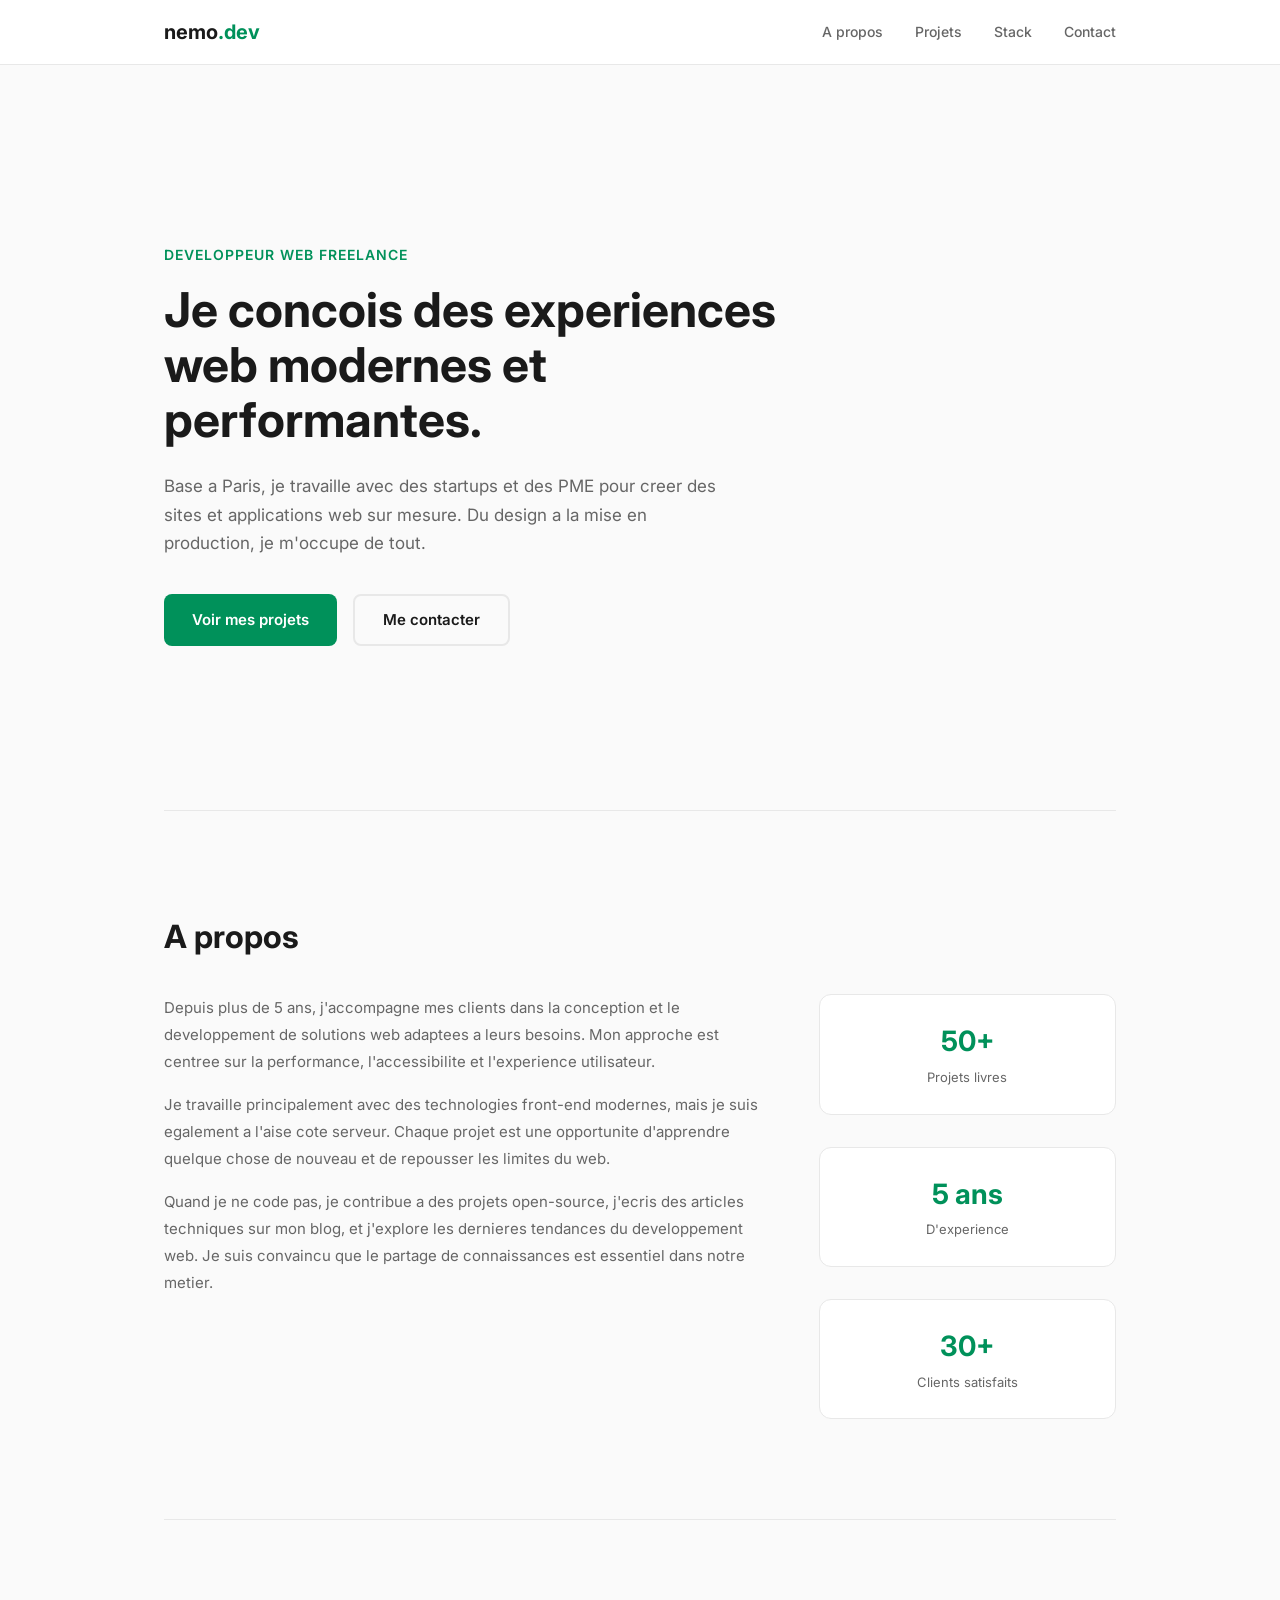
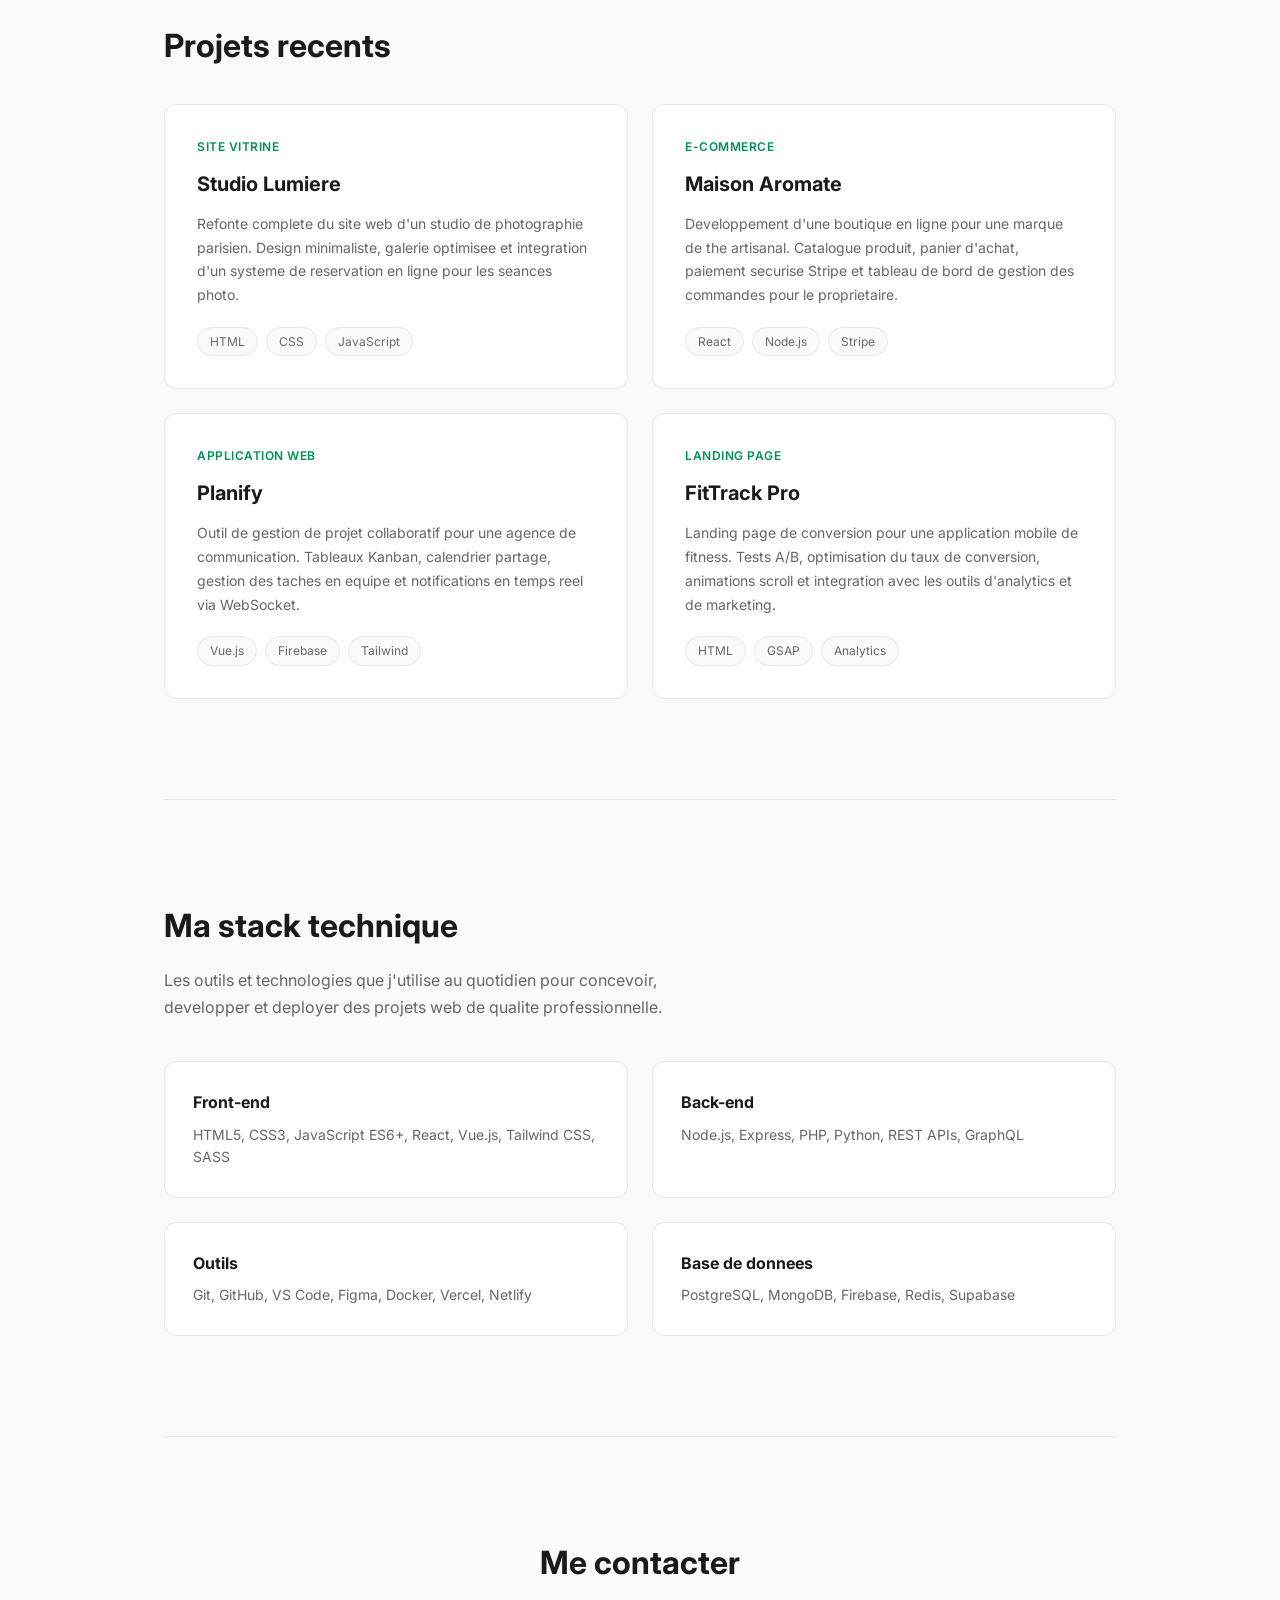
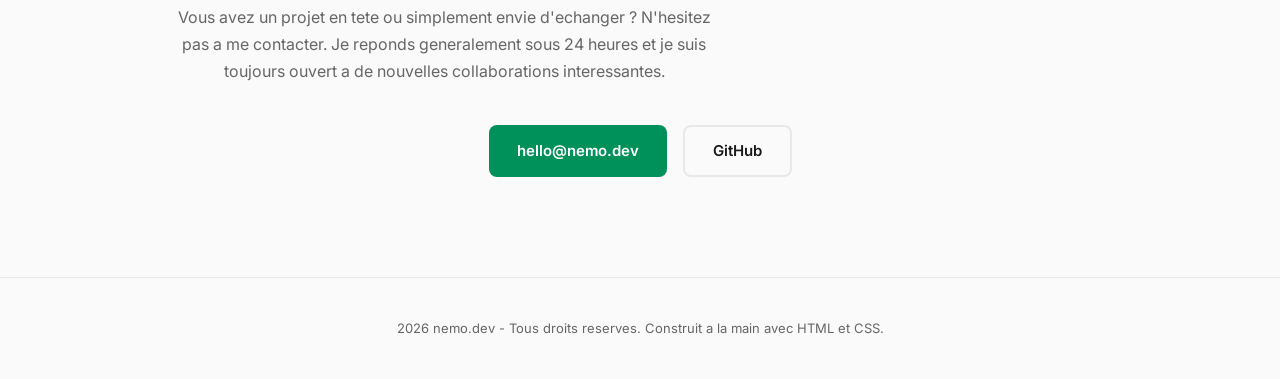
<file: portfolio/index.html>
<!DOCTYPE html>
<html lang="fr">
<head>
    <meta charset="utf-8">
    <meta name="viewport" content="width=device-width, initial-scale=1.0">
    <title>Nemo - Developpeur Web Freelance</title>
    <link rel="stylesheet" href="style.css">
    <link rel="preconnect" href="https://fonts.googleapis.com">
    <link href="https://fonts.googleapis.com/css2?family=Inter:wght@400;500;600;700&display=swap" rel="stylesheet">
</head>
<body>

    <header>
        <nav>
            <a href="#" class="logo">nemo<span>.dev</span></a>
            <ul>
                <li><a href="#about">A propos</a></li>
                <li><a href="#projects">Projets</a></li>
                <li><a href="#stack">Stack</a></li>
                <li><a href="#contact">Contact</a></li>
            </ul>
        </nav>
    </header>

    <main>
        <section class="hero">
            <div class="hero-content">
                <p class="hero-tag">Developpeur Web Freelance</p>
                <h1>Je concois des experiences web modernes et performantes.</h1>
                <p class="hero-desc">Base a Paris, je travaille avec des startups et des PME pour creer des sites et applications web sur mesure. Du design a la mise en production, je m'occupe de tout.</p>
                <div class="hero-cta">
                    <a href="#projects" class="btn-primary">Voir mes projets</a>
                    <a href="#contact" class="btn-secondary">Me contacter</a>
                </div>
            </div>
        </section>

        <section id="about" class="section">
            <h2>A propos</h2>
            <div class="about-grid">
                <div class="about-text">
                    <p>Depuis plus de 5 ans, j'accompagne mes clients dans la conception et le developpement de solutions web adaptees a leurs besoins. Mon approche est centree sur la performance, l'accessibilite et l'experience utilisateur.</p>
                    <p>Je travaille principalement avec des technologies front-end modernes, mais je suis egalement a l'aise cote serveur. Chaque projet est une opportunite d'apprendre quelque chose de nouveau et de repousser les limites du web.</p>
                    <p>Quand je ne code pas, je contribue a des projets open-source, j'ecris des articles techniques sur mon blog, et j'explore les dernieres tendances du developpement web. Je suis convaincu que le partage de connaissances est essentiel dans notre metier.</p>
                </div>
                <div class="about-stats">
                    <div class="stat">
                        <span class="stat-number">50+</span>
                        <span class="stat-label">Projets livres</span>
                    </div>
                    <div class="stat">
                        <span class="stat-number">5 ans</span>
                        <span class="stat-label">D'experience</span>
                    </div>
                    <div class="stat">
                        <span class="stat-number">30+</span>
                        <span class="stat-label">Clients satisfaits</span>
                    </div>
                </div>
            </div>
        </section>

        <section id="projects" class="section">
            <h2>Projets recents</h2>
            <div class="projects-grid">
                <article class="project-card">
                    <div class="project-tag">Site vitrine</div>
                    <h3>Studio Lumiere</h3>
                    <p>Refonte complete du site web d'un studio de photographie parisien. Design minimaliste, galerie optimisee et integration d'un systeme de reservation en ligne pour les seances photo.</p>
                    <div class="project-tech">
                        <span>HTML</span><span>CSS</span><span>JavaScript</span>
                    </div>
                </article>
                <article class="project-card">
                    <div class="project-tag">E-commerce</div>
                    <h3>Maison Aromate</h3>
                    <p>Developpement d'une boutique en ligne pour une marque de the artisanal. Catalogue produit, panier d'achat, paiement securise Stripe et tableau de bord de gestion des commandes pour le proprietaire.</p>
                    <div class="project-tech">
                        <span>React</span><span>Node.js</span><span>Stripe</span>
                    </div>
                </article>
                <article class="project-card">
                    <div class="project-tag">Application web</div>
                    <h3>Planify</h3>
                    <p>Outil de gestion de projet collaboratif pour une agence de communication. Tableaux Kanban, calendrier partage, gestion des taches en equipe et notifications en temps reel via WebSocket.</p>
                    <div class="project-tech">
                        <span>Vue.js</span><span>Firebase</span><span>Tailwind</span>
                    </div>
                </article>
                <article class="project-card">
                    <div class="project-tag">Landing page</div>
                    <h3>FitTrack Pro</h3>
                    <p>Landing page de conversion pour une application mobile de fitness. Tests A/B, optimisation du taux de conversion, animations scroll et integration avec les outils d'analytics et de marketing.</p>
                    <div class="project-tech">
                        <span>HTML</span><span>GSAP</span><span>Analytics</span>
                    </div>
                </article>
            </div>
        </section>

        <section id="stack" class="section">
            <h2>Ma stack technique</h2>
            <p class="section-desc">Les outils et technologies que j'utilise au quotidien pour concevoir, developper et deployer des projets web de qualite professionnelle.</p>
            <div class="stack-grid">
                <div class="stack-item">
                    <strong>Front-end</strong>
                    <p>HTML5, CSS3, JavaScript ES6+, React, Vue.js, Tailwind CSS, SASS</p>
                </div>
                <div class="stack-item">
                    <strong>Back-end</strong>
                    <p>Node.js, Express, PHP, Python, REST APIs, GraphQL</p>
                </div>
                <div class="stack-item">
                    <strong>Outils</strong>
                    <p>Git, GitHub, VS Code, Figma, Docker, Vercel, Netlify</p>
                </div>
                <div class="stack-item">
                    <strong>Base de donnees</strong>
                    <p>PostgreSQL, MongoDB, Firebase, Redis, Supabase</p>
                </div>
            </div>
        </section>

        <section id="contact" class="section">
            <h2>Me contacter</h2>
            <p class="section-desc">Vous avez un projet en tete ou simplement envie d'echanger ? N'hesitez pas a me contacter. Je reponds generalement sous 24 heures et je suis toujours ouvert a de nouvelles collaborations interessantes.</p>
            <div class="contact-links">
                <a href="mailto:hello@nemo.dev" class="btn-primary">hello@nemo.dev</a>
                <a href="https://github.com/nemesyts" class="btn-secondary">GitHub</a>
            </div>
        </section>
    </main>

    <footer>
        <p>2026 nemo.dev - Tous droits reserves. Construit a la main avec HTML et CSS.</p>
    </footer>

</body>
</html>
</file>
<file: portfolio/style.css>
:root {
    --primary: #00915A;
    --primary-dark: #007A48;
    --text: #1a1a1a;
    --text-light: #666;
    --bg: #fafafa;
    --card: #fff;
    --border: #e8e8e8;
}

* {
    margin: 0;
    padding: 0;
    box-sizing: border-box;
}

html {
    scroll-behavior: smooth;
}

body {
    font-family: 'Inter', -apple-system, BlinkMacSystemFont, sans-serif;
    color: var(--text);
    background: var(--bg);
    line-height: 1.6;
    -webkit-font-smoothing: antialiased;
}

header {
    position: fixed;
    top: 0;
    width: 100%;
    background: rgba(255,255,255,0.9);
    backdrop-filter: blur(10px);
    border-bottom: 1px solid var(--border);
    z-index: 100;
}

nav {
    max-width: 1000px;
    margin: 0 auto;
    padding: 16px 24px;
    display: flex;
    justify-content: space-between;
    align-items: center;
}

.logo {
    font-size: 20px;
    font-weight: 700;
    color: var(--text);
    text-decoration: none;
}

.logo span {
    color: var(--primary);
}

nav ul {
    list-style: none;
    display: flex;
    gap: 32px;
}

nav ul a {
    color: var(--text-light);
    text-decoration: none;
    font-size: 14px;
    font-weight: 500;
    transition: color 0.2s;
}

nav ul a:hover {
    color: var(--primary);
}

main {
    max-width: 1000px;
    margin: 0 auto;
    padding: 0 24px;
}

.hero {
    min-height: 90vh;
    display: flex;
    align-items: center;
    padding-top: 80px;
}

.hero-tag {
    font-size: 14px;
    font-weight: 600;
    color: var(--primary);
    text-transform: uppercase;
    letter-spacing: 1px;
    margin-bottom: 16px;
}

.hero h1 {
    font-size: 48px;
    font-weight: 700;
    line-height: 1.15;
    margin-bottom: 24px;
    max-width: 700px;
}

.hero-desc {
    font-size: 17px;
    color: var(--text-light);
    max-width: 560px;
    margin-bottom: 36px;
    line-height: 1.7;
}

.hero-cta {
    display: flex;
    gap: 16px;
}

.btn-primary {
    display: inline-block;
    background: var(--primary);
    color: #fff;
    padding: 14px 28px;
    border-radius: 8px;
    text-decoration: none;
    font-size: 15px;
    font-weight: 600;
    transition: background 0.2s;
}

.btn-primary:hover {
    background: var(--primary-dark);
}

.btn-secondary {
    display: inline-block;
    border: 2px solid var(--border);
    color: var(--text);
    padding: 12px 28px;
    border-radius: 8px;
    text-decoration: none;
    font-size: 15px;
    font-weight: 600;
    transition: border-color 0.2s;
}

.btn-secondary:hover {
    border-color: var(--primary);
    color: var(--primary);
}

.section {
    padding: 100px 0;
    border-top: 1px solid var(--border);
}

.section h2 {
    font-size: 32px;
    font-weight: 700;
    margin-bottom: 16px;
}

.section-desc {
    font-size: 16px;
    color: var(--text-light);
    max-width: 560px;
    margin-bottom: 40px;
    line-height: 1.7;
}

.about-grid {
    display: grid;
    grid-template-columns: 2fr 1fr;
    gap: 60px;
    margin-top: 32px;
}

.about-text p {
    color: var(--text-light);
    margin-bottom: 16px;
    font-size: 15px;
    line-height: 1.8;
}

.about-stats {
    display: flex;
    flex-direction: column;
    gap: 32px;
}

.stat {
    text-align: center;
    padding: 24px;
    background: var(--card);
    border: 1px solid var(--border);
    border-radius: 12px;
}

.stat-number {
    display: block;
    font-size: 28px;
    font-weight: 700;
    color: var(--primary);
}

.stat-label {
    font-size: 13px;
    color: var(--text-light);
    margin-top: 4px;
}

.projects-grid {
    display: grid;
    grid-template-columns: 1fr 1fr;
    gap: 24px;
    margin-top: 32px;
}

.project-card {
    background: var(--card);
    border: 1px solid var(--border);
    border-radius: 12px;
    padding: 32px;
    transition: box-shadow 0.2s;
}

.project-card:hover {
    box-shadow: 0 4px 20px rgba(0,0,0,0.06);
}

.project-tag {
    font-size: 12px;
    font-weight: 600;
    color: var(--primary);
    text-transform: uppercase;
    letter-spacing: 0.5px;
    margin-bottom: 12px;
}

.project-card h3 {
    font-size: 20px;
    margin-bottom: 12px;
}

.project-card p {
    font-size: 14px;
    color: var(--text-light);
    line-height: 1.7;
    margin-bottom: 20px;
}

.project-tech {
    display: flex;
    gap: 8px;
    flex-wrap: wrap;
}

.project-tech span {
    font-size: 12px;
    padding: 4px 12px;
    background: var(--bg);
    border: 1px solid var(--border);
    border-radius: 20px;
    color: var(--text-light);
}

.stack-grid {
    display: grid;
    grid-template-columns: 1fr 1fr;
    gap: 24px;
    margin-top: 32px;
}

.stack-item {
    padding: 28px;
    background: var(--card);
    border: 1px solid var(--border);
    border-radius: 12px;
}

.stack-item strong {
    font-size: 16px;
    display: block;
    margin-bottom: 8px;
}

.stack-item p {
    font-size: 14px;
    color: var(--text-light);
    line-height: 1.6;
}

#contact {
    text-align: center;
}

.contact-links {
    display: flex;
    justify-content: center;
    gap: 16px;
}

footer {
    text-align: center;
    padding: 40px 24px;
    font-size: 13px;
    color: var(--text-light);
    border-top: 1px solid var(--border);
}

@media (max-width: 768px) {
    .hero h1 { font-size: 32px; }
    nav ul { display: none; }
    .about-grid { grid-template-columns: 1fr; gap: 32px; }
    .projects-grid { grid-template-columns: 1fr; }
    .stack-grid { grid-template-columns: 1fr; }
    .hero-cta { flex-direction: column; }
    .contact-links { flex-direction: column; align-items: center; }
}
</file>
